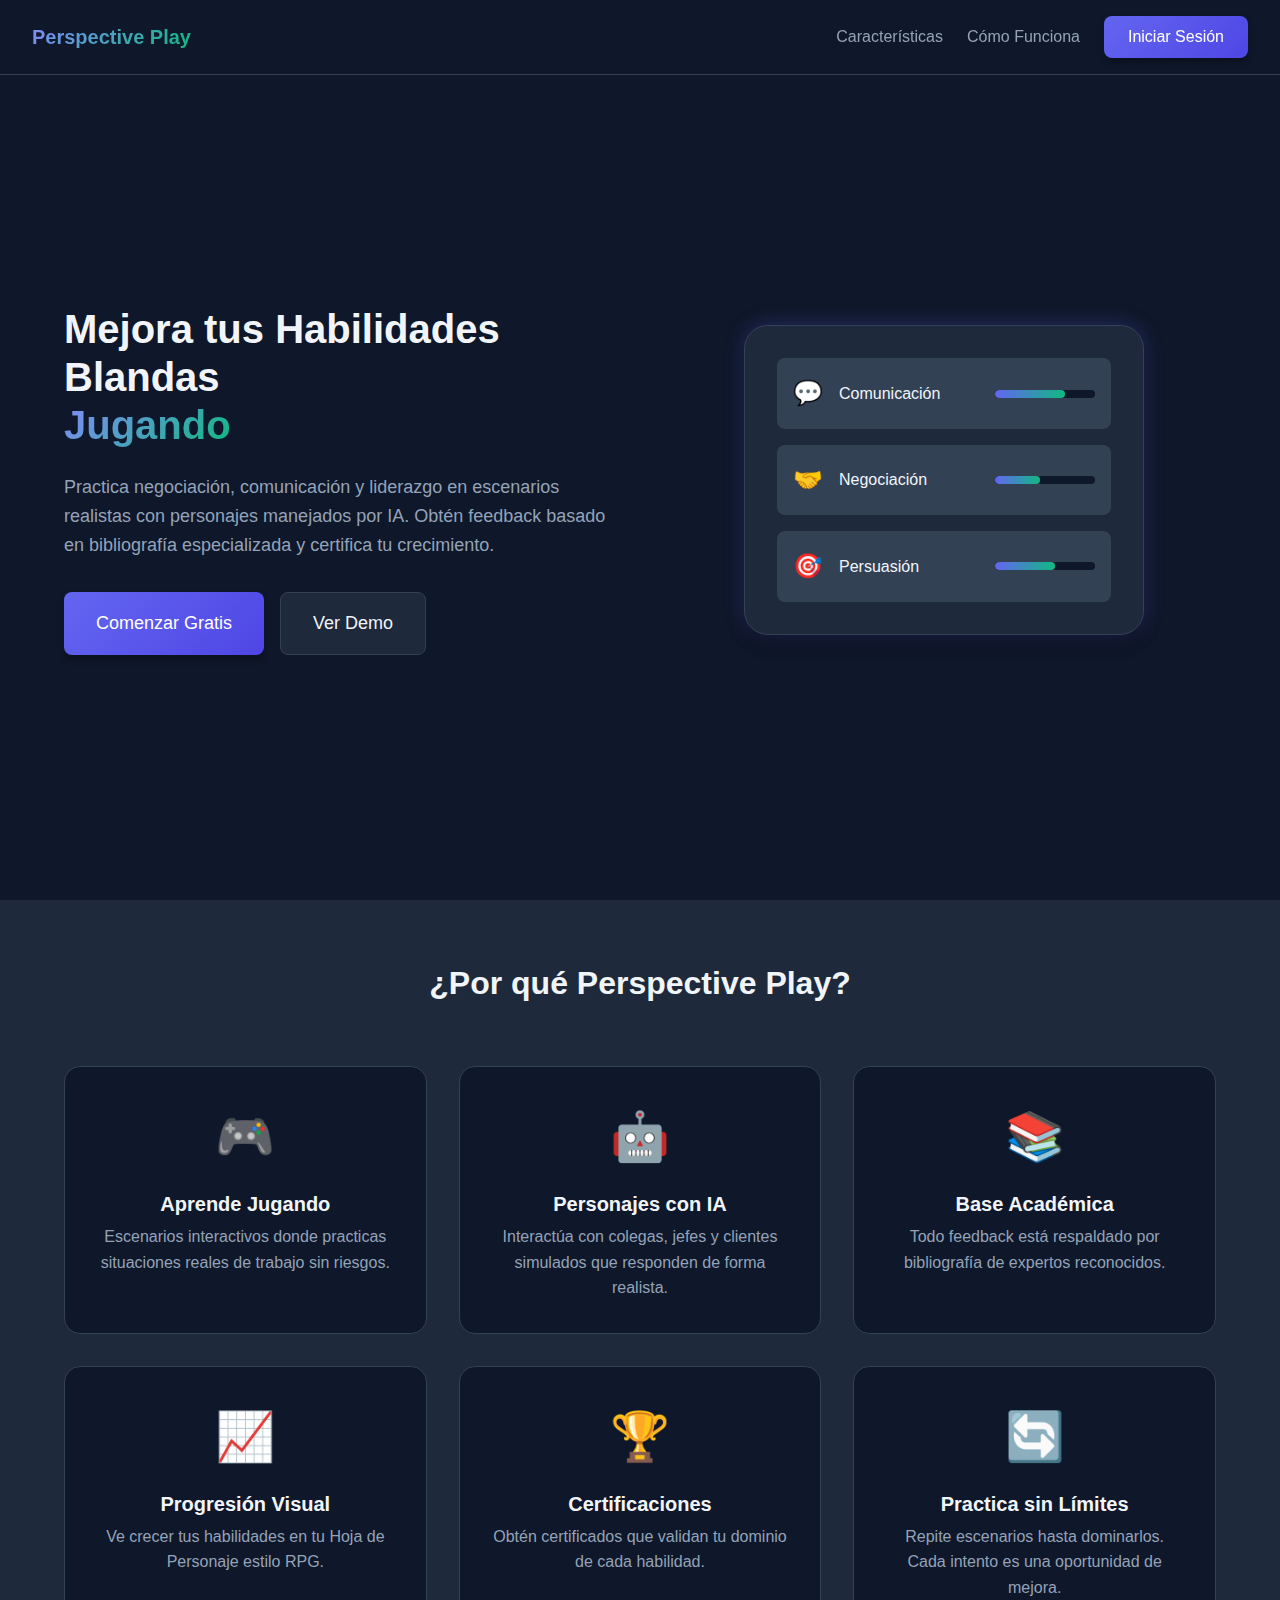
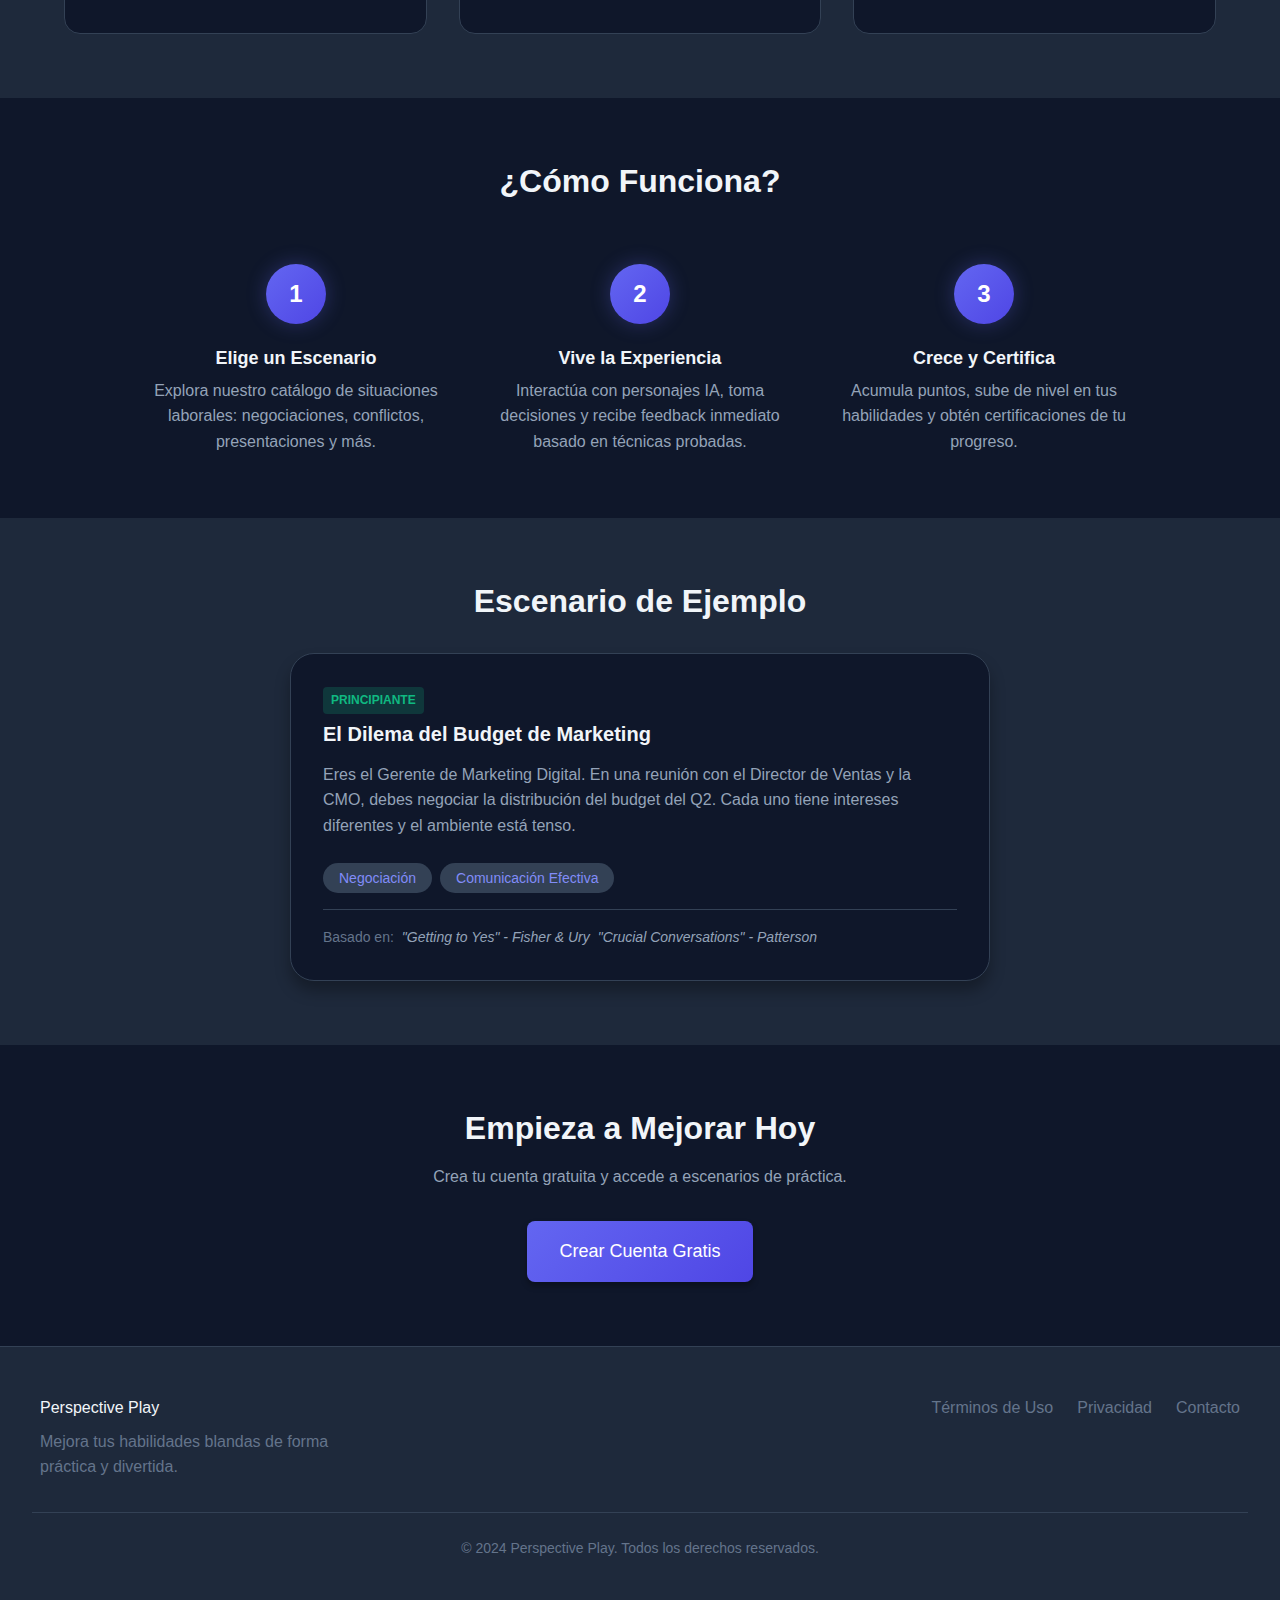
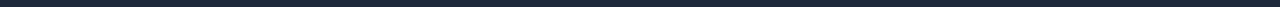
<file: index.html>
<!DOCTYPE html>
<html lang="es">
<head>
    <meta charset="UTF-8">
    <meta name="viewport" content="width=device-width, initial-scale=1.0">
    <title>Perspective Play - Mejora tus Habilidades Blandas</title>
    <link rel="stylesheet" href="css/main.css">
    <link rel="stylesheet" href="css/components.css">
</head>
<body>
    <nav class="navbar">
        <div class="navbar-brand">
            <span class="logo">Perspective Play</span>
        </div>
        <div class="navbar-menu">
            <a href="#features">Características</a>
            <a href="#how-it-works">Cómo Funciona</a>
            <a href="app.html" class="btn btn-primary">Iniciar Sesión</a>
        </div>
    </nav>

    <main>
        <!-- Hero Section -->
        <section class="hero">
            <div class="hero-content">
                <h1>Mejora tus Habilidades Blandas<br><span class="highlight">Jugando</span></h1>
                <p class="hero-subtitle">
                    Practica negociación, comunicación y liderazgo en escenarios realistas
                    con personajes manejados por IA. Obtén feedback basado en bibliografía
                    especializada y certifica tu crecimiento.
                </p>
                <div class="hero-cta">
                    <a href="app.html#register" class="btn btn-primary btn-large">Comenzar Gratis</a>
                    <a href="#how-it-works" class="btn btn-secondary btn-large">Ver Demo</a>
                </div>
            </div>
            <div class="hero-visual">
                <div class="character-sheet-preview">
                    <div class="skill-preview">
                        <span class="skill-icon">💬</span>
                        <span class="skill-name">Comunicación</span>
                        <div class="skill-bar"><div class="skill-progress" style="width: 70%"></div></div>
                    </div>
                    <div class="skill-preview">
                        <span class="skill-icon">🤝</span>
                        <span class="skill-name">Negociación</span>
                        <div class="skill-bar"><div class="skill-progress" style="width: 45%"></div></div>
                    </div>
                    <div class="skill-preview">
                        <span class="skill-icon">🎯</span>
                        <span class="skill-name">Persuasión</span>
                        <div class="skill-bar"><div class="skill-progress" style="width: 60%"></div></div>
                    </div>
                </div>
            </div>
        </section>

        <!-- Features Section -->
        <section id="features" class="features">
            <h2>¿Por qué Perspective Play?</h2>
            <div class="features-grid">
                <div class="feature-card">
                    <div class="feature-icon">🎮</div>
                    <h3>Aprende Jugando</h3>
                    <p>Escenarios interactivos donde practicas situaciones reales de trabajo sin riesgos.</p>
                </div>
                <div class="feature-card">
                    <div class="feature-icon">🤖</div>
                    <h3>Personajes con IA</h3>
                    <p>Interactúa con colegas, jefes y clientes simulados que responden de forma realista.</p>
                </div>
                <div class="feature-card">
                    <div class="feature-icon">📚</div>
                    <h3>Base Académica</h3>
                    <p>Todo feedback está respaldado por bibliografía de expertos reconocidos.</p>
                </div>
                <div class="feature-card">
                    <div class="feature-icon">📈</div>
                    <h3>Progresión Visual</h3>
                    <p>Ve crecer tus habilidades en tu Hoja de Personaje estilo RPG.</p>
                </div>
                <div class="feature-card">
                    <div class="feature-icon">🏆</div>
                    <h3>Certificaciones</h3>
                    <p>Obtén certificados que validan tu dominio de cada habilidad.</p>
                </div>
                <div class="feature-card">
                    <div class="feature-icon">🔄</div>
                    <h3>Practica sin Límites</h3>
                    <p>Repite escenarios hasta dominarlos. Cada intento es una oportunidad de mejora.</p>
                </div>
            </div>
        </section>

        <!-- How it Works Section -->
        <section id="how-it-works" class="how-it-works">
            <h2>¿Cómo Funciona?</h2>
            <div class="steps">
                <div class="step">
                    <div class="step-number">1</div>
                    <h3>Elige un Escenario</h3>
                    <p>Explora nuestro catálogo de situaciones laborales: negociaciones, conflictos, presentaciones y más.</p>
                </div>
                <div class="step">
                    <div class="step-number">2</div>
                    <h3>Vive la Experiencia</h3>
                    <p>Interactúa con personajes IA, toma decisiones y recibe feedback inmediato basado en técnicas probadas.</p>
                </div>
                <div class="step">
                    <div class="step-number">3</div>
                    <h3>Crece y Certifica</h3>
                    <p>Acumula puntos, sube de nivel en tus habilidades y obtén certificaciones de tu progreso.</p>
                </div>
            </div>
        </section>

        <!-- Scenario Preview -->
        <section class="scenario-preview">
            <h2>Escenario de Ejemplo</h2>
            <div class="scenario-card-large">
                <div class="scenario-header">
                    <span class="scenario-difficulty beginner">Principiante</span>
                    <h3>El Dilema del Budget de Marketing</h3>
                </div>
                <p class="scenario-description">
                    Eres el Gerente de Marketing Digital. En una reunión con el Director de Ventas
                    y la CMO, debes negociar la distribución del budget del Q2. Cada uno tiene
                    intereses diferentes y el ambiente está tenso.
                </p>
                <div class="scenario-skills">
                    <span class="skill-tag">Negociación</span>
                    <span class="skill-tag">Comunicación Efectiva</span>
                </div>
                <div class="scenario-bibliography">
                    <span class="bibliography-label">Basado en:</span>
                    <span class="bibliography-item">"Getting to Yes" - Fisher & Ury</span>
                    <span class="bibliography-item">"Crucial Conversations" - Patterson</span>
                </div>
            </div>
        </section>

        <!-- CTA Section -->
        <section class="cta-section">
            <h2>Empieza a Mejorar Hoy</h2>
            <p>Crea tu cuenta gratuita y accede a escenarios de práctica.</p>
            <a href="app.html#register" class="btn btn-primary btn-large">Crear Cuenta Gratis</a>
        </section>
    </main>

    <footer class="footer">
        <div class="footer-content">
            <div class="footer-brand">
                <span class="logo">Perspective Play</span>
                <p>Mejora tus habilidades blandas de forma práctica y divertida.</p>
            </div>
            <div class="footer-links">
                <a href="#">Términos de Uso</a>
                <a href="#">Privacidad</a>
                <a href="#">Contacto</a>
            </div>
        </div>
        <div class="footer-bottom">
            <p>&copy; 2024 Perspective Play. Todos los derechos reservados.</p>
        </div>
    </footer>
</body>
</html>
</file>
<file: css/main.css>
/* ===== Variables ===== */
:root {
    /* Colors */
    --color-primary: #6366f1;
    --color-primary-dark: #4f46e5;
    --color-primary-light: #818cf8;
    --color-secondary: #10b981;
    --color-secondary-dark: #059669;

    --color-bg: #0f172a;
    --color-bg-secondary: #1e293b;
    --color-bg-tertiary: #334155;

    --color-text: #f1f5f9;
    --color-text-secondary: #94a3b8;
    --color-text-muted: #64748b;

    --color-success: #22c55e;
    --color-warning: #f59e0b;
    --color-error: #ef4444;
    --color-info: #3b82f6;

    /* Skill colors */
    --color-skill-communication: #6366f1;
    --color-skill-negotiation: #10b981;
    --color-skill-persuasion: #f59e0b;
    --color-skill-listening: #ec4899;

    /* Spacing */
    --spacing-xs: 0.25rem;
    --spacing-sm: 0.5rem;
    --spacing-md: 1rem;
    --spacing-lg: 1.5rem;
    --spacing-xl: 2rem;
    --spacing-2xl: 3rem;
    --spacing-3xl: 4rem;

    /* Border radius */
    --radius-sm: 0.25rem;
    --radius-md: 0.5rem;
    --radius-lg: 1rem;
    --radius-xl: 1.5rem;
    --radius-full: 9999px;

    /* Shadows */
    --shadow-sm: 0 1px 2px rgba(0, 0, 0, 0.3);
    --shadow-md: 0 4px 6px rgba(0, 0, 0, 0.3);
    --shadow-lg: 0 10px 15px rgba(0, 0, 0, 0.3);
    --shadow-glow: 0 0 20px rgba(99, 102, 241, 0.3);

    /* Transitions */
    --transition-fast: 150ms ease;
    --transition-normal: 250ms ease;
    --transition-slow: 350ms ease;

    /* Typography */
    --font-family: 'Inter', -apple-system, BlinkMacSystemFont, 'Segoe UI', Roboto, sans-serif;
    --font-size-xs: 0.75rem;
    --font-size-sm: 0.875rem;
    --font-size-md: 1rem;
    --font-size-lg: 1.125rem;
    --font-size-xl: 1.25rem;
    --font-size-2xl: 1.5rem;
    --font-size-3xl: 2rem;
    --font-size-4xl: 2.5rem;
}

/* ===== Reset & Base ===== */
*, *::before, *::after {
    box-sizing: border-box;
    margin: 0;
    padding: 0;
}

html {
    scroll-behavior: smooth;
}

body {
    font-family: var(--font-family);
    font-size: var(--font-size-md);
    line-height: 1.6;
    color: var(--color-text);
    background-color: var(--color-bg);
    min-height: 100vh;
}

a {
    color: var(--color-primary-light);
    text-decoration: none;
    transition: color var(--transition-fast);
}

a:hover {
    color: var(--color-primary);
}

h1, h2, h3, h4, h5, h6 {
    line-height: 1.2;
    font-weight: 600;
}

h1 { font-size: var(--font-size-4xl); }
h2 { font-size: var(--font-size-3xl); }
h3 { font-size: var(--font-size-2xl); }
h4 { font-size: var(--font-size-xl); }

img {
    max-width: 100%;
    height: auto;
}

/* ===== Utility Classes ===== */
.container {
    max-width: 1200px;
    margin: 0 auto;
    padding: 0 var(--spacing-lg);
}

.text-center { text-align: center; }
.text-muted { color: var(--color-text-muted); }

.flex { display: flex; }
.flex-col { flex-direction: column; }
.items-center { align-items: center; }
.justify-center { justify-content: center; }
.justify-between { justify-content: space-between; }
.gap-sm { gap: var(--spacing-sm); }
.gap-md { gap: var(--spacing-md); }
.gap-lg { gap: var(--spacing-lg); }

/* ===== Buttons ===== */
.btn {
    display: inline-flex;
    align-items: center;
    justify-content: center;
    gap: var(--spacing-sm);
    padding: var(--spacing-sm) var(--spacing-lg);
    border: none;
    border-radius: var(--radius-md);
    font-size: var(--font-size-md);
    font-weight: 500;
    cursor: pointer;
    transition: all var(--transition-fast);
    text-decoration: none;
}

.btn:disabled {
    opacity: 0.5;
    cursor: not-allowed;
}

.btn-primary {
    background: linear-gradient(135deg, var(--color-primary), var(--color-primary-dark));
    color: white;
    box-shadow: var(--shadow-md);
}

.btn-primary:hover:not(:disabled) {
    background: linear-gradient(135deg, var(--color-primary-light), var(--color-primary));
    transform: translateY(-2px);
    box-shadow: var(--shadow-glow);
}

.btn-secondary {
    background: var(--color-bg-secondary);
    color: var(--color-text);
    border: 1px solid var(--color-bg-tertiary);
}

.btn-secondary:hover:not(:disabled) {
    background: var(--color-bg-tertiary);
    border-color: var(--color-primary);
}

.btn-ghost {
    background: transparent;
    color: var(--color-text-secondary);
}

.btn-ghost:hover:not(:disabled) {
    background: var(--color-bg-secondary);
    color: var(--color-text);
}

.btn-large {
    padding: var(--spacing-md) var(--spacing-xl);
    font-size: var(--font-size-lg);
}

.btn-small {
    padding: var(--spacing-xs) var(--spacing-md);
    font-size: var(--font-size-sm);
}

/* ===== Navbar ===== */
.navbar {
    position: fixed;
    top: 0;
    left: 0;
    right: 0;
    display: flex;
    align-items: center;
    justify-content: space-between;
    padding: var(--spacing-md) var(--spacing-xl);
    background: rgba(15, 23, 42, 0.9);
    backdrop-filter: blur(10px);
    border-bottom: 1px solid var(--color-bg-tertiary);
    z-index: 1000;
}

.navbar-brand .logo {
    font-size: var(--font-size-xl);
    font-weight: 700;
    background: linear-gradient(135deg, var(--color-primary-light), var(--color-secondary));
    -webkit-background-clip: text;
    -webkit-text-fill-color: transparent;
    background-clip: text;
}

.navbar-menu {
    display: flex;
    align-items: center;
    gap: var(--spacing-lg);
}

.navbar-menu a:not(.btn) {
    color: var(--color-text-secondary);
    font-weight: 500;
}

.navbar-menu a:not(.btn):hover {
    color: var(--color-text);
}

/* ===== Hero Section ===== */
.hero {
    min-height: 100vh;
    display: flex;
    align-items: center;
    justify-content: space-between;
    gap: var(--spacing-3xl);
    padding: var(--spacing-3xl);
    padding-top: calc(var(--spacing-3xl) + 60px);
}

.hero-content {
    flex: 1;
    max-width: 600px;
}

.hero h1 {
    margin-bottom: var(--spacing-lg);
}

.hero .highlight {
    background: linear-gradient(135deg, var(--color-primary-light), var(--color-secondary));
    -webkit-background-clip: text;
    -webkit-text-fill-color: transparent;
    background-clip: text;
}

.hero-subtitle {
    font-size: var(--font-size-lg);
    color: var(--color-text-secondary);
    margin-bottom: var(--spacing-xl);
}

.hero-cta {
    display: flex;
    gap: var(--spacing-md);
}

.hero-visual {
    flex: 1;
    display: flex;
    justify-content: center;
}

.character-sheet-preview {
    background: var(--color-bg-secondary);
    border: 1px solid var(--color-bg-tertiary);
    border-radius: var(--radius-xl);
    padding: var(--spacing-xl);
    width: 100%;
    max-width: 400px;
    box-shadow: var(--shadow-lg), var(--shadow-glow);
}

.skill-preview {
    display: flex;
    align-items: center;
    gap: var(--spacing-md);
    padding: var(--spacing-md);
    background: var(--color-bg-tertiary);
    border-radius: var(--radius-md);
    margin-bottom: var(--spacing-md);
}

.skill-preview:last-child {
    margin-bottom: 0;
}

.skill-icon {
    font-size: var(--font-size-2xl);
}

.skill-name {
    flex: 1;
    font-weight: 500;
}

.skill-bar {
    width: 100px;
    height: 8px;
    background: var(--color-bg);
    border-radius: var(--radius-full);
    overflow: hidden;
}

.skill-progress {
    height: 100%;
    background: linear-gradient(90deg, var(--color-primary), var(--color-secondary));
    border-radius: var(--radius-full);
    transition: width var(--transition-slow);
}

/* ===== Features Section ===== */
.features {
    padding: var(--spacing-3xl);
    background: var(--color-bg-secondary);
}

.features h2 {
    text-align: center;
    margin-bottom: var(--spacing-3xl);
}

.features-grid {
    display: grid;
    grid-template-columns: repeat(auto-fit, minmax(300px, 1fr));
    gap: var(--spacing-xl);
    max-width: 1200px;
    margin: 0 auto;
}

.feature-card {
    background: var(--color-bg);
    border: 1px solid var(--color-bg-tertiary);
    border-radius: var(--radius-lg);
    padding: var(--spacing-xl);
    text-align: center;
    transition: all var(--transition-normal);
}

.feature-card:hover {
    transform: translateY(-4px);
    border-color: var(--color-primary);
    box-shadow: var(--shadow-glow);
}

.feature-icon {
    font-size: 3rem;
    margin-bottom: var(--spacing-md);
}

.feature-card h3 {
    margin-bottom: var(--spacing-sm);
    font-size: var(--font-size-xl);
}

.feature-card p {
    color: var(--color-text-secondary);
}

/* ===== How it Works Section ===== */
.how-it-works {
    padding: var(--spacing-3xl);
}

.how-it-works h2 {
    text-align: center;
    margin-bottom: var(--spacing-3xl);
}

.steps {
    display: flex;
    justify-content: center;
    gap: var(--spacing-xl);
    max-width: 1000px;
    margin: 0 auto;
}

.step {
    flex: 1;
    text-align: center;
    position: relative;
}

.step-number {
    width: 60px;
    height: 60px;
    display: flex;
    align-items: center;
    justify-content: center;
    background: linear-gradient(135deg, var(--color-primary), var(--color-primary-dark));
    color: white;
    font-size: var(--font-size-2xl);
    font-weight: 700;
    border-radius: var(--radius-full);
    margin: 0 auto var(--spacing-lg);
    box-shadow: var(--shadow-glow);
}

.step h3 {
    margin-bottom: var(--spacing-sm);
    font-size: var(--font-size-lg);
}

.step p {
    color: var(--color-text-secondary);
}

/* ===== Scenario Preview ===== */
.scenario-preview {
    padding: var(--spacing-3xl);
    background: var(--color-bg-secondary);
}

.scenario-preview h2 {
    text-align: center;
    margin-bottom: var(--spacing-xl);
}

.scenario-card-large {
    max-width: 700px;
    margin: 0 auto;
    background: var(--color-bg);
    border: 1px solid var(--color-bg-tertiary);
    border-radius: var(--radius-xl);
    padding: var(--spacing-xl);
    box-shadow: var(--shadow-lg);
}

.scenario-header {
    margin-bottom: var(--spacing-md);
}

.scenario-difficulty {
    display: inline-block;
    padding: var(--spacing-xs) var(--spacing-sm);
    border-radius: var(--radius-sm);
    font-size: var(--font-size-xs);
    font-weight: 600;
    text-transform: uppercase;
    margin-bottom: var(--spacing-sm);
}

.scenario-difficulty.beginner {
    background: rgba(16, 185, 129, 0.2);
    color: var(--color-secondary);
}

.scenario-difficulty.intermediate {
    background: rgba(245, 158, 11, 0.2);
    color: var(--color-warning);
}

.scenario-difficulty.advanced {
    background: rgba(239, 68, 68, 0.2);
    color: var(--color-error);
}

.scenario-header h3 {
    font-size: var(--font-size-xl);
}

.scenario-description {
    color: var(--color-text-secondary);
    margin-bottom: var(--spacing-lg);
}

.scenario-skills {
    display: flex;
    gap: var(--spacing-sm);
    margin-bottom: var(--spacing-md);
    flex-wrap: wrap;
}

.skill-tag {
    display: inline-block;
    padding: var(--spacing-xs) var(--spacing-md);
    background: var(--color-bg-tertiary);
    border-radius: var(--radius-full);
    font-size: var(--font-size-sm);
    color: var(--color-primary-light);
}

.scenario-bibliography {
    padding-top: var(--spacing-md);
    border-top: 1px solid var(--color-bg-tertiary);
    display: flex;
    flex-wrap: wrap;
    gap: var(--spacing-sm);
    align-items: center;
}

.bibliography-label {
    color: var(--color-text-muted);
    font-size: var(--font-size-sm);
}

.bibliography-item {
    font-size: var(--font-size-sm);
    color: var(--color-text-secondary);
    font-style: italic;
}

/* ===== CTA Section ===== */
.cta-section {
    padding: var(--spacing-3xl);
    text-align: center;
}

.cta-section h2 {
    margin-bottom: var(--spacing-md);
}

.cta-section p {
    color: var(--color-text-secondary);
    margin-bottom: var(--spacing-xl);
}

/* ===== Footer ===== */
.footer {
    background: var(--color-bg-secondary);
    border-top: 1px solid var(--color-bg-tertiary);
    padding: var(--spacing-2xl) var(--spacing-xl);
}

.footer-content {
    display: flex;
    justify-content: space-between;
    align-items: flex-start;
    max-width: 1200px;
    margin: 0 auto var(--spacing-xl);
}

.footer-brand p {
    color: var(--color-text-muted);
    margin-top: var(--spacing-sm);
    max-width: 300px;
}

.footer-links {
    display: flex;
    gap: var(--spacing-lg);
}

.footer-links a {
    color: var(--color-text-muted);
}

.footer-links a:hover {
    color: var(--color-text);
}

.footer-bottom {
    text-align: center;
    padding-top: var(--spacing-lg);
    border-top: 1px solid var(--color-bg-tertiary);
    color: var(--color-text-muted);
    font-size: var(--font-size-sm);
}

/* ===== Responsive ===== */
@media (max-width: 768px) {
    .hero {
        flex-direction: column;
        text-align: center;
        padding: var(--spacing-xl);
        padding-top: calc(var(--spacing-xl) + 80px);
    }

    .hero-cta {
        flex-direction: column;
        align-items: center;
    }

    .hero-visual {
        order: -1;
    }

    .character-sheet-preview {
        max-width: 100%;
    }

    .steps {
        flex-direction: column;
    }

    .navbar-menu {
        display: none;
    }

    .footer-content {
        flex-direction: column;
        gap: var(--spacing-xl);
        text-align: center;
    }

    .footer-links {
        flex-direction: column;
        gap: var(--spacing-sm);
    }
}
</file>
<file: css/components.css>
/* ===== Form Components ===== */
.form-group {
    margin-bottom: var(--spacing-lg);
}

.form-label {
    display: block;
    margin-bottom: var(--spacing-xs);
    font-weight: 500;
    color: var(--color-text-secondary);
}

.form-input {
    width: 100%;
    padding: var(--spacing-md);
    background: var(--color-bg);
    border: 1px solid var(--color-bg-tertiary);
    border-radius: var(--radius-md);
    color: var(--color-text);
    font-size: var(--font-size-md);
    transition: border-color var(--transition-fast);
}

.form-input:focus {
    outline: none;
    border-color: var(--color-primary);
    box-shadow: 0 0 0 3px rgba(99, 102, 241, 0.2);
}

.form-input::placeholder {
    color: var(--color-text-muted);
}

.form-error {
    color: var(--color-error);
    font-size: var(--font-size-sm);
    margin-top: var(--spacing-xs);
}

/* ===== Card Components ===== */
.card {
    background: var(--color-bg-secondary);
    border: 1px solid var(--color-bg-tertiary);
    border-radius: var(--radius-lg);
    padding: var(--spacing-lg);
    transition: all var(--transition-normal);
}

.card:hover {
    border-color: var(--color-primary);
}

.card-header {
    display: flex;
    justify-content: space-between;
    align-items: flex-start;
    margin-bottom: var(--spacing-md);
}

.card-title {
    font-size: var(--font-size-lg);
    font-weight: 600;
}

.card-body {
    color: var(--color-text-secondary);
}

.card-footer {
    margin-top: var(--spacing-lg);
    padding-top: var(--spacing-md);
    border-top: 1px solid var(--color-bg-tertiary);
}

/* ===== Badge Components ===== */
.badge {
    display: inline-flex;
    align-items: center;
    padding: var(--spacing-xs) var(--spacing-sm);
    border-radius: var(--radius-full);
    font-size: var(--font-size-xs);
    font-weight: 600;
    text-transform: uppercase;
}

.badge-primary {
    background: rgba(99, 102, 241, 0.2);
    color: var(--color-primary-light);
}

.badge-success {
    background: rgba(34, 197, 94, 0.2);
    color: var(--color-success);
}

.badge-warning {
    background: rgba(245, 158, 11, 0.2);
    color: var(--color-warning);
}

.badge-error {
    background: rgba(239, 68, 68, 0.2);
    color: var(--color-error);
}

.badge-premium {
    background: linear-gradient(135deg, rgba(245, 158, 11, 0.3), rgba(234, 179, 8, 0.3));
    color: #fbbf24;
}

/* ===== Progress Bar ===== */
.progress-bar {
    width: 100%;
    height: 8px;
    background: var(--color-bg);
    border-radius: var(--radius-full);
    overflow: hidden;
}

.progress-bar-fill {
    height: 100%;
    border-radius: var(--radius-full);
    transition: width var(--transition-slow);
}

.progress-bar-fill.communication {
    background: linear-gradient(90deg, var(--color-skill-communication), #a5b4fc);
}

.progress-bar-fill.negotiation {
    background: linear-gradient(90deg, var(--color-skill-negotiation), #6ee7b7);
}

.progress-bar-fill.persuasion {
    background: linear-gradient(90deg, var(--color-skill-persuasion), #fcd34d);
}

.progress-bar-fill.listening {
    background: linear-gradient(90deg, var(--color-skill-listening), #f9a8d4);
}

/* ===== Avatar ===== */
.avatar {
    width: 48px;
    height: 48px;
    border-radius: var(--radius-full);
    background: var(--color-bg-tertiary);
    display: flex;
    align-items: center;
    justify-content: center;
    font-weight: 600;
    color: var(--color-text);
    overflow: hidden;
}

.avatar img {
    width: 100%;
    height: 100%;
    object-fit: cover;
}

.avatar-sm {
    width: 32px;
    height: 32px;
    font-size: var(--font-size-sm);
}

.avatar-lg {
    width: 64px;
    height: 64px;
    font-size: var(--font-size-xl);
}

/* ===== Stars Rating ===== */
.stars {
    display: flex;
    gap: var(--spacing-xs);
}

.star {
    font-size: var(--font-size-xl);
    color: var(--color-bg-tertiary);
}

.star.filled {
    color: #fbbf24;
}

/* ===== Loading Spinner ===== */
.spinner {
    width: 24px;
    height: 24px;
    border: 3px solid var(--color-bg-tertiary);
    border-top-color: var(--color-primary);
    border-radius: 50%;
    animation: spin 0.8s linear infinite;
}

@keyframes spin {
    to {
        transform: rotate(360deg);
    }
}

.spinner-lg {
    width: 48px;
    height: 48px;
    border-width: 4px;
}

/* ===== Modal ===== */
.modal-overlay {
    position: fixed;
    inset: 0;
    background: rgba(0, 0, 0, 0.7);
    display: flex;
    align-items: center;
    justify-content: center;
    z-index: 2000;
    opacity: 0;
    visibility: hidden;
    transition: all var(--transition-normal);
}

.modal-overlay.active {
    opacity: 1;
    visibility: visible;
}

.modal {
    background: var(--color-bg-secondary);
    border: 1px solid var(--color-bg-tertiary);
    border-radius: var(--radius-xl);
    padding: var(--spacing-xl);
    max-width: 500px;
    width: 90%;
    max-height: 90vh;
    overflow-y: auto;
    transform: scale(0.9);
    transition: transform var(--transition-normal);
}

.modal-overlay.active .modal {
    transform: scale(1);
}

.modal-header {
    display: flex;
    justify-content: space-between;
    align-items: center;
    margin-bottom: var(--spacing-lg);
}

.modal-title {
    font-size: var(--font-size-xl);
    font-weight: 600;
}

.modal-close {
    background: none;
    border: none;
    color: var(--color-text-muted);
    font-size: var(--font-size-xl);
    cursor: pointer;
    padding: var(--spacing-xs);
    line-height: 1;
}

.modal-close:hover {
    color: var(--color-text);
}

.modal-body {
    margin-bottom: var(--spacing-lg);
}

.modal-footer {
    display: flex;
    justify-content: flex-end;
    gap: var(--spacing-md);
}

/* ===== Toast Notifications ===== */
.toast-container {
    position: fixed;
    bottom: var(--spacing-xl);
    right: var(--spacing-xl);
    display: flex;
    flex-direction: column;
    gap: var(--spacing-md);
    z-index: 3000;
}

.toast {
    display: flex;
    align-items: center;
    gap: var(--spacing-md);
    padding: var(--spacing-md) var(--spacing-lg);
    background: var(--color-bg-secondary);
    border: 1px solid var(--color-bg-tertiary);
    border-radius: var(--radius-md);
    box-shadow: var(--shadow-lg);
    animation: slideIn 0.3s ease;
}

@keyframes slideIn {
    from {
        transform: translateX(100%);
        opacity: 0;
    }
    to {
        transform: translateX(0);
        opacity: 1;
    }
}

.toast-success {
    border-left: 4px solid var(--color-success);
}

.toast-error {
    border-left: 4px solid var(--color-error);
}

.toast-warning {
    border-left: 4px solid var(--color-warning);
}

.toast-info {
    border-left: 4px solid var(--color-info);
}

/* ===== Tabs ===== */
.tabs {
    display: flex;
    border-bottom: 1px solid var(--color-bg-tertiary);
    margin-bottom: var(--spacing-lg);
}

.tab {
    padding: var(--spacing-md) var(--spacing-lg);
    color: var(--color-text-muted);
    font-weight: 500;
    cursor: pointer;
    border-bottom: 2px solid transparent;
    transition: all var(--transition-fast);
}

.tab:hover {
    color: var(--color-text-secondary);
}

.tab.active {
    color: var(--color-primary-light);
    border-bottom-color: var(--color-primary);
}

/* ===== Empty State ===== */
.empty-state {
    text-align: center;
    padding: var(--spacing-3xl);
    color: var(--color-text-muted);
}

.empty-state-icon {
    font-size: 4rem;
    margin-bottom: var(--spacing-md);
    opacity: 0.5;
}

.empty-state-title {
    font-size: var(--font-size-lg);
    font-weight: 600;
    margin-bottom: var(--spacing-sm);
    color: var(--color-text-secondary);
}

.empty-state-description {
    margin-bottom: var(--spacing-lg);
}

/* ===== Tooltip ===== */
.tooltip {
    position: relative;
}

.tooltip::after {
    content: attr(data-tooltip);
    position: absolute;
    bottom: 100%;
    left: 50%;
    transform: translateX(-50%);
    padding: var(--spacing-xs) var(--spacing-sm);
    background: var(--color-bg);
    border: 1px solid var(--color-bg-tertiary);
    border-radius: var(--radius-sm);
    font-size: var(--font-size-sm);
    white-space: nowrap;
    opacity: 0;
    visibility: hidden;
    transition: all var(--transition-fast);
}

.tooltip:hover::after {
    opacity: 1;
    visibility: visible;
}

/* ===== Dropdown ===== */
.dropdown {
    position: relative;
}

.dropdown-menu {
    position: absolute;
    top: 100%;
    right: 0;
    min-width: 200px;
    background: var(--color-bg-secondary);
    border: 1px solid var(--color-bg-tertiary);
    border-radius: var(--radius-md);
    box-shadow: var(--shadow-lg);
    opacity: 0;
    visibility: hidden;
    transform: translateY(-10px);
    transition: all var(--transition-fast);
    z-index: 100;
}

.dropdown.active .dropdown-menu {
    opacity: 1;
    visibility: visible;
    transform: translateY(var(--spacing-sm));
}

.dropdown-item {
    display: block;
    padding: var(--spacing-sm) var(--spacing-md);
    color: var(--color-text-secondary);
    transition: all var(--transition-fast);
}

.dropdown-item:hover {
    background: var(--color-bg-tertiary);
    color: var(--color-text);
}

.dropdown-divider {
    height: 1px;
    background: var(--color-bg-tertiary);
    margin: var(--spacing-xs) 0;
}
</file>
